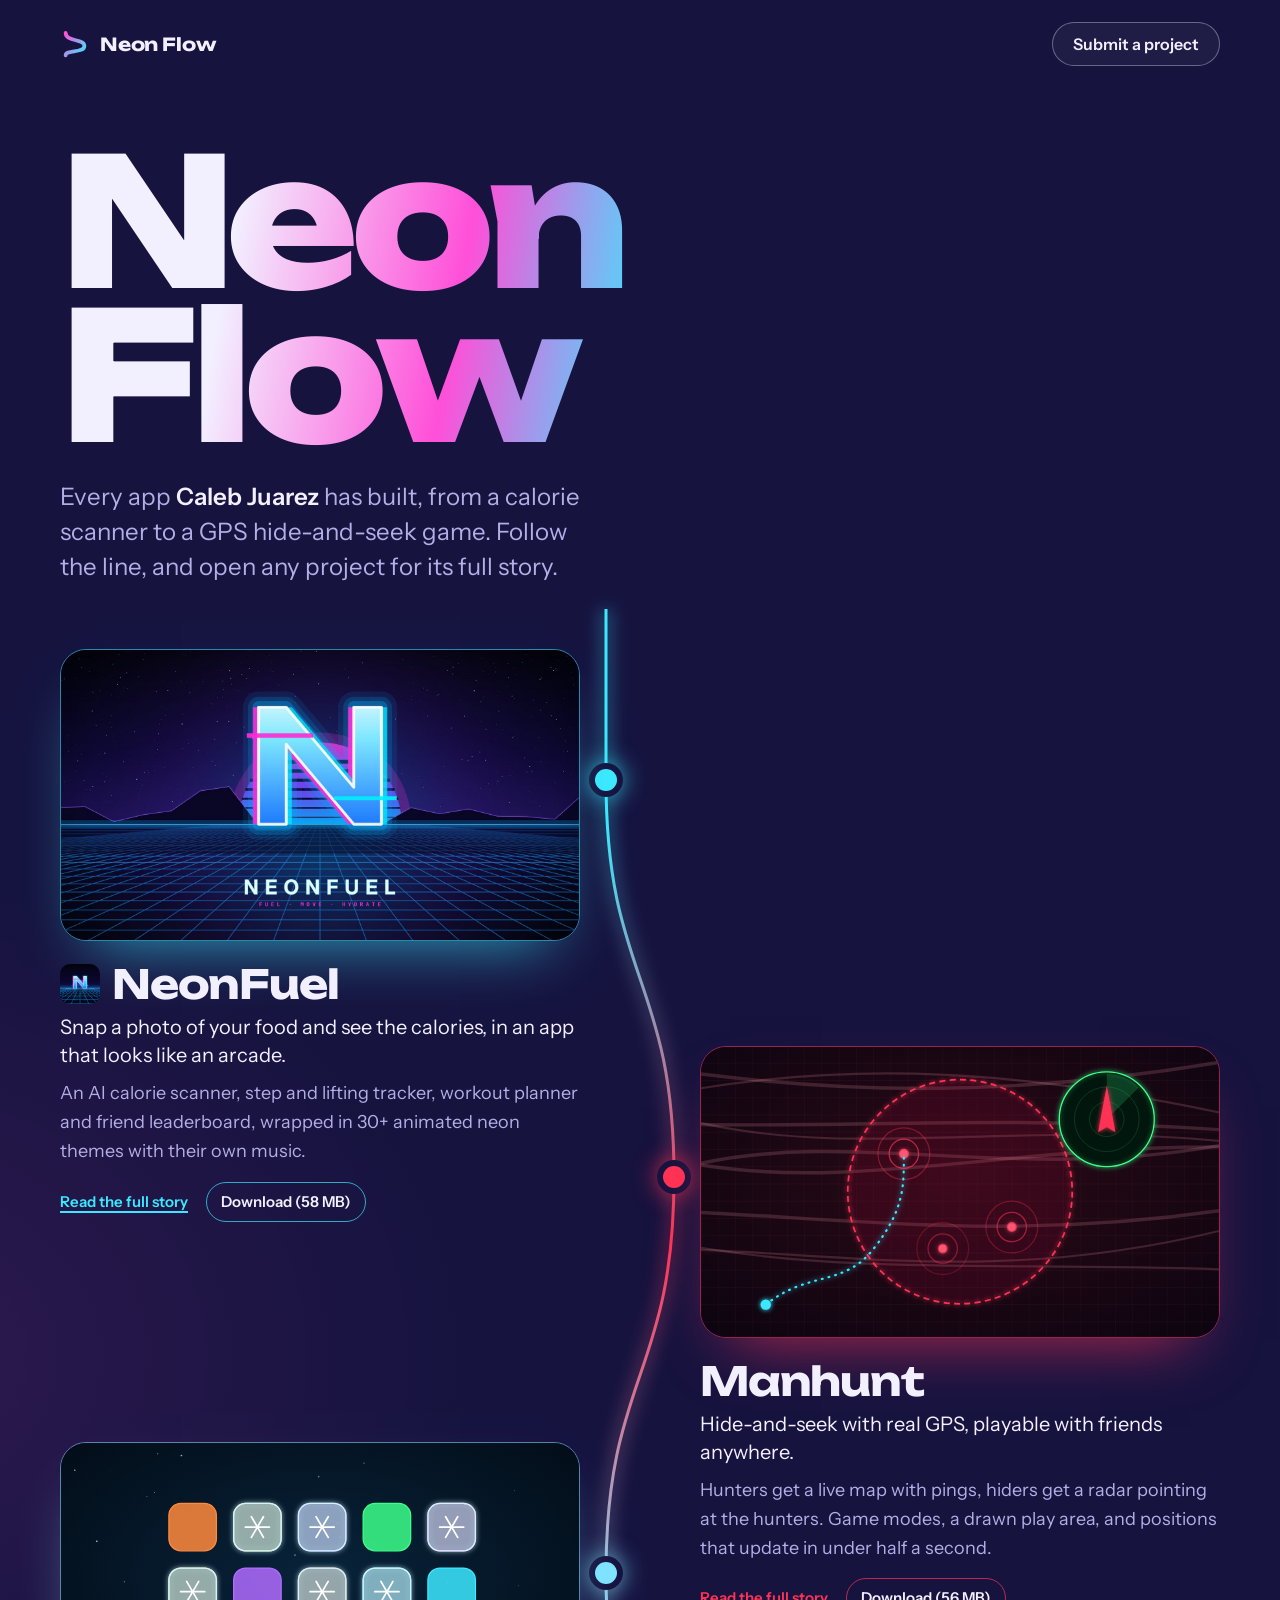
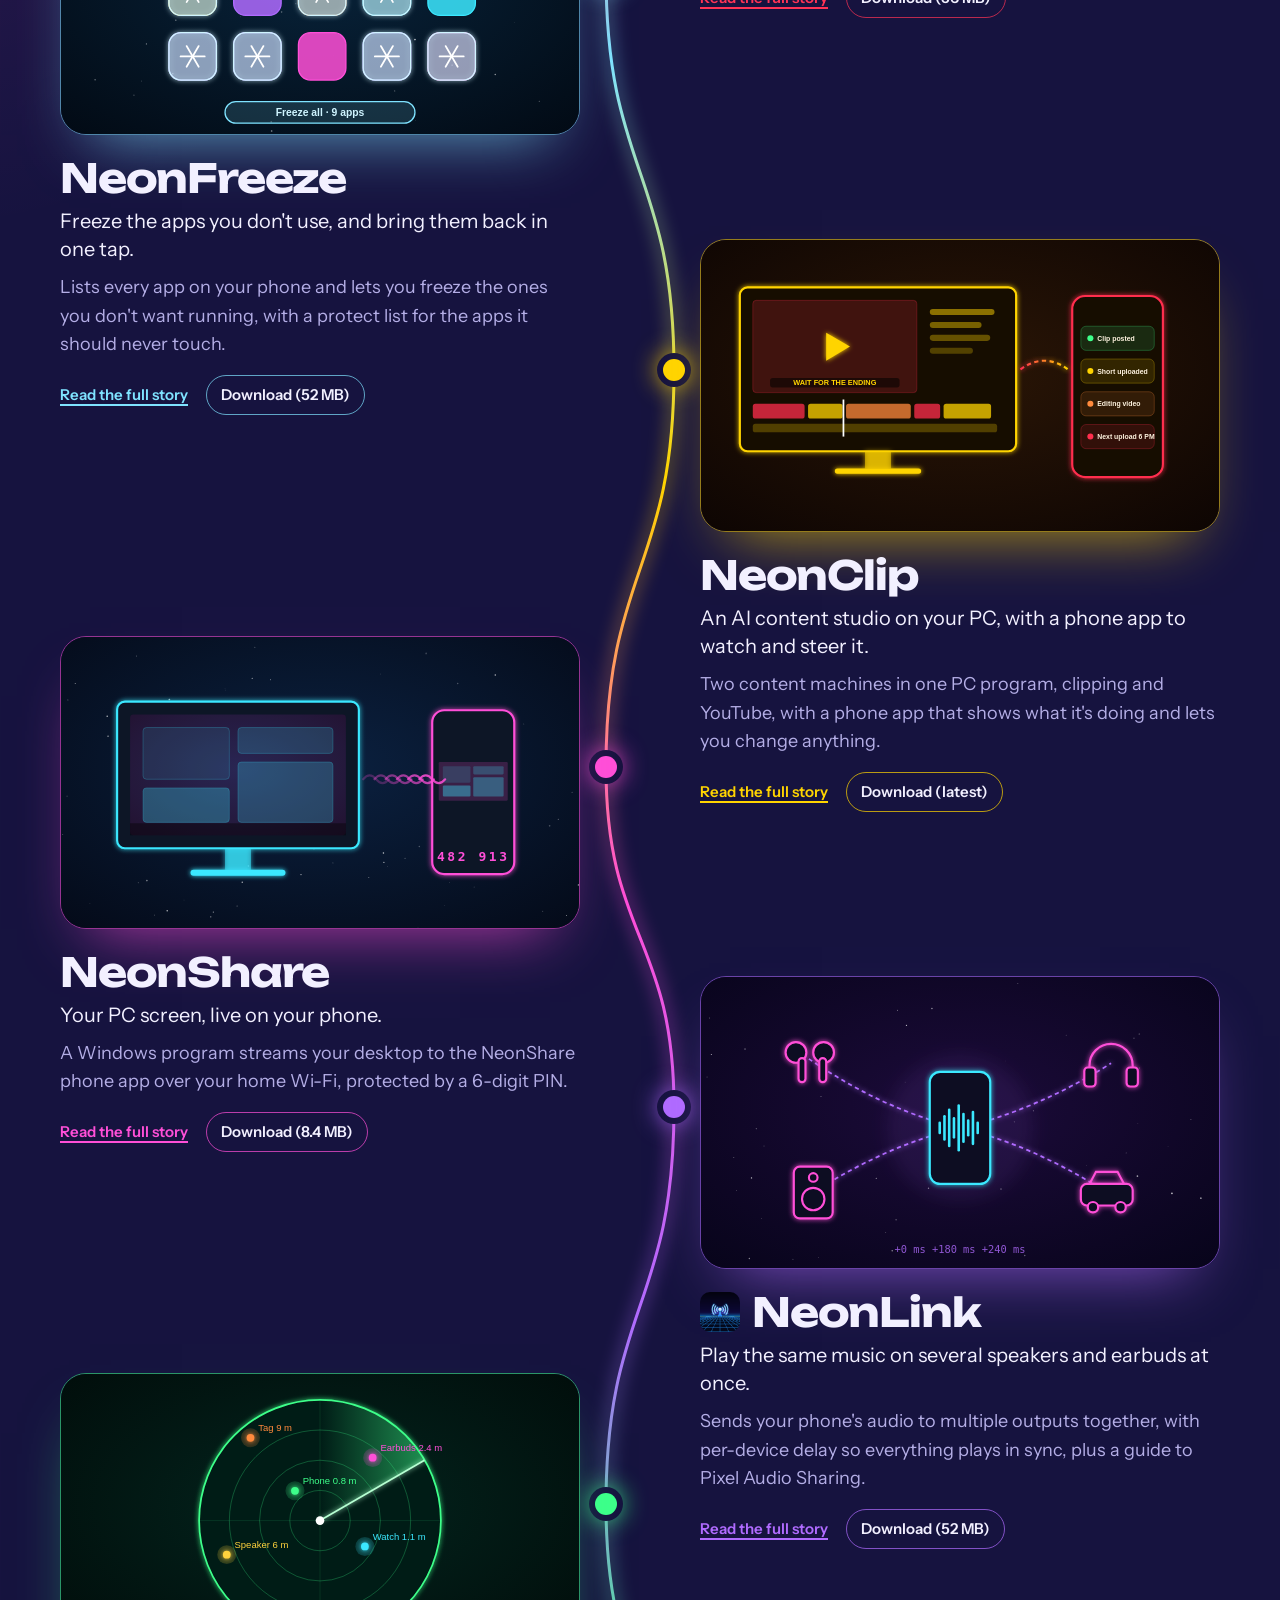
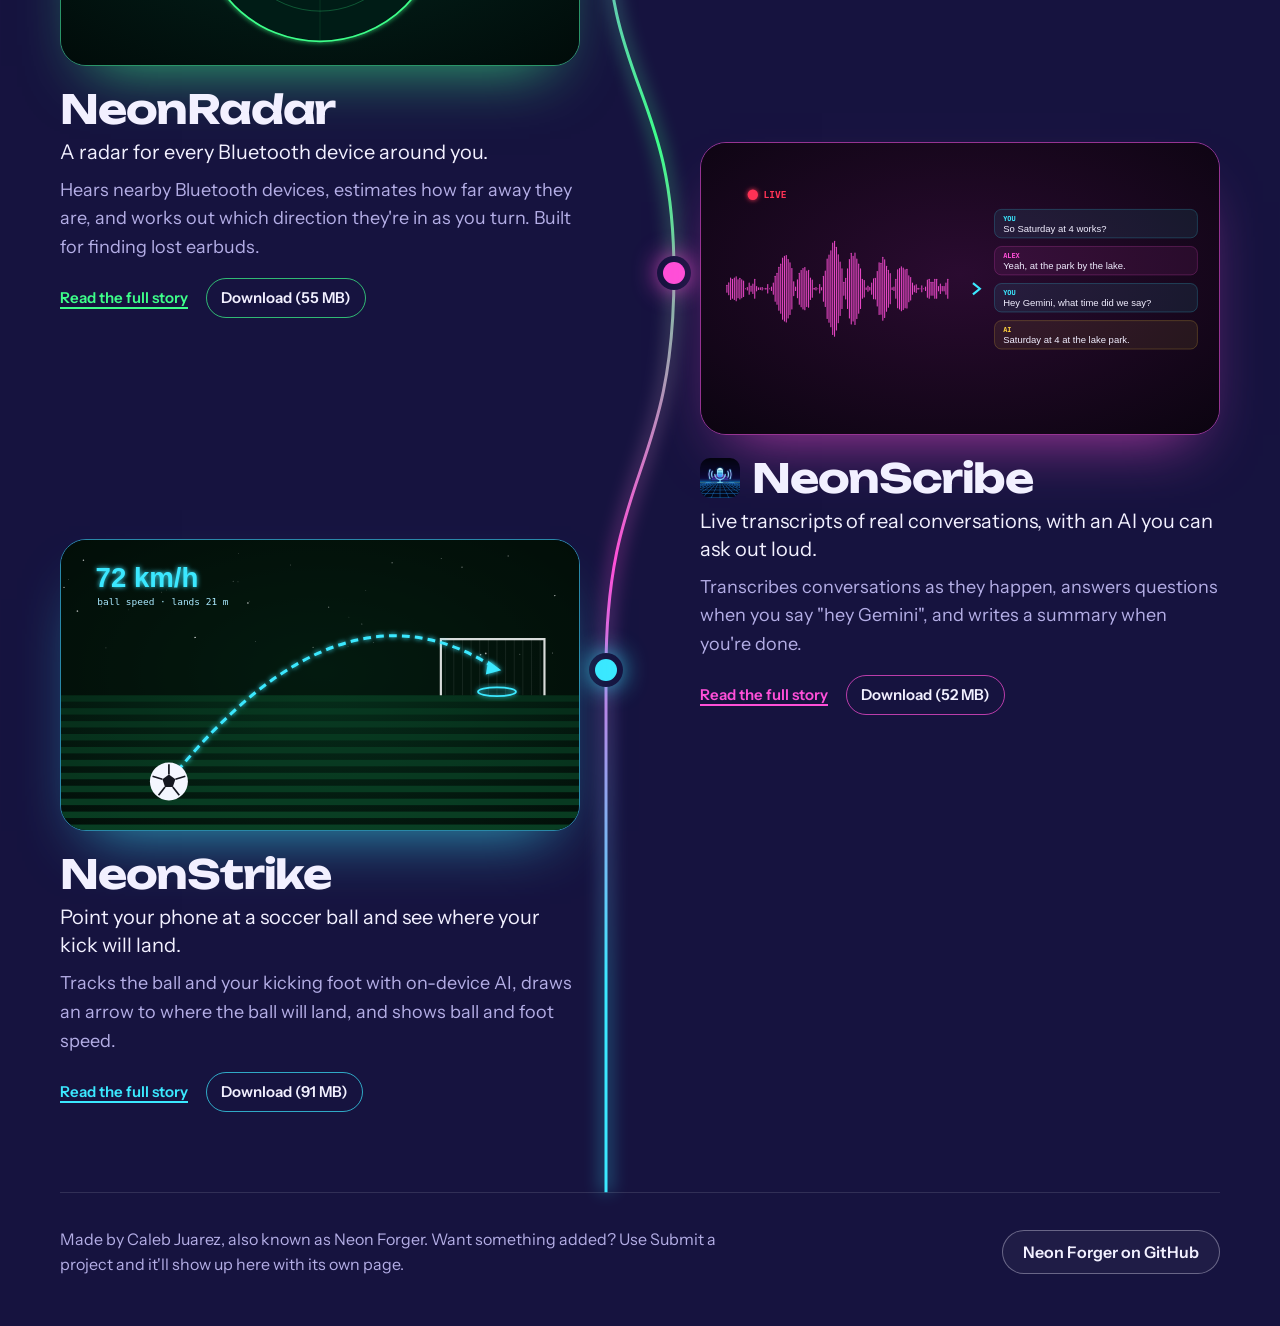
<file: index.html>
<!doctype html>
<html lang="en">
<head>
<meta charset="utf-8">
<meta name="viewport" content="width=device-width, initial-scale=1">
<title>Neon Flow</title>
<meta name="description" content="Every app Caleb Juarez (Neon Forger) has built, each with its full story: NeonFuel, Manhunt, NeonFreeze, NeonShare, NeonLink, NeonRadar, NeonScribe and NeonStrike.">
<meta property="og:title" content="Neon Flow">
<meta property="og:description" content="Every app Caleb Juarez has built, each with its full story.">
<meta property="og:image" content="assets/neonfuel/cover.jpg">
<link rel="icon" href="assets/mark.svg" type="image/svg+xml">
<link rel="preconnect" href="https://fonts.googleapis.com">
<link rel="preconnect" href="https://fonts.gstatic.com" crossorigin>
<link href="https://fonts.googleapis.com/css2?family=Instrument+Sans:wght@400;600&family=Unbounded:wght@600;700;800&display=swap" rel="stylesheet">
<link rel="stylesheet" href="style.css">
</head>
<body>
<div class="wrap">
  <header class="top">
    <a class="mark" href="./"><svg viewBox="0 0 32 32" aria-hidden="true"><defs><linearGradient id="mk" x1="0" y1="0" x2="1" y2="1"><stop offset="0" stop-color="#ff4fd8"/><stop offset="1" stop-color="#3be8ff"/></linearGradient></defs><path d="M6 4 C 6 14, 26 10, 26 18 S 6 22, 6 28" fill="none" stroke="url(#mk)" stroke-width="4" stroke-linecap="round"/></svg>Neon Flow</a>
    <a class="btn" href="https://github.com/Neon-Forger/Neon-Flow/issues/new?template=project.yml">Submit a project</a>
  </header>

  <section class="hero">
    <h1>Neon<br>Flow</h1>
    <p>Every app <strong>Caleb Juarez</strong> has built, from a calorie scanner to a GPS hide-and-seek game. Follow the line, and open any project for its full story.</p>
  </section>

  <main class="flow" id="flow" aria-label="Projects"></main>

  <footer class="foot">
    <p>Made by Caleb Juarez, also known as Neon Forger. Want something added? Use Submit a project and it'll show up here with its own page.</p>
    <a class="btn" href="https://github.com/Neon-Forger">Neon Forger on GitHub</a>
  </footer>
</div>
<script src="projects.js"></script>
<script src="site.js"></script>
</body>
</html>
</file>
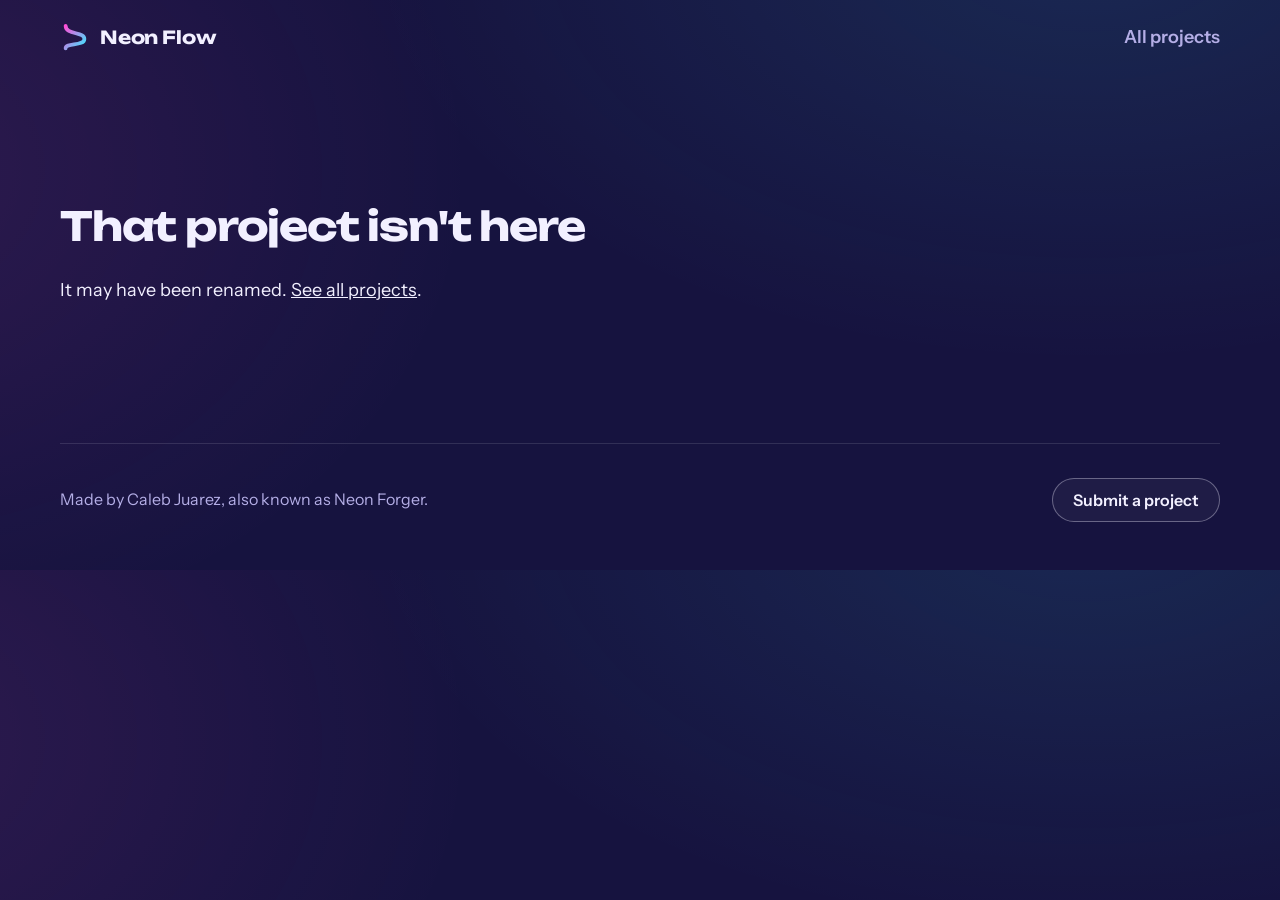
<file: project.html>
<!doctype html>
<html lang="en">
<head>
<meta charset="utf-8">
<meta name="viewport" content="width=device-width, initial-scale=1">
<title>Project · Neon Flow</title>
<link rel="icon" href="assets/mark.svg" type="image/svg+xml">
<link rel="preconnect" href="https://fonts.googleapis.com">
<link rel="preconnect" href="https://fonts.gstatic.com" crossorigin>
<link href="https://fonts.googleapis.com/css2?family=Instrument+Sans:wght@400;600&family=Unbounded:wght@600;700;800&display=swap" rel="stylesheet">
<link rel="stylesheet" href="style.css">
</head>
<body>
<div class="wrap">
  <header class="top">
    <a class="mark" href="./"><svg viewBox="0 0 32 32" aria-hidden="true"><defs><linearGradient id="mk" x1="0" y1="0" x2="1" y2="1"><stop offset="0" stop-color="#ff4fd8"/><stop offset="1" stop-color="#3be8ff"/></linearGradient></defs><path d="M6 4 C 6 14, 26 10, 26 18 S 6 22, 6 28" fill="none" stroke="url(#mk)" stroke-width="4" stroke-linecap="round"/></svg>Neon Flow</a>
    <a class="back" href="./">All projects</a>
  </header>
  <main id="project"></main>
  <footer class="foot">
    <p>Made by Caleb Juarez, also known as Neon Forger.</p>
    <a class="btn" href="https://github.com/Neon-Forger/Neon-Flow/issues/new?template=project.yml">Submit a project</a>
  </footer>
</div>
<script src="projects.js"></script>
<script src="site.js"></script>
</body>
</html>
</file>
<file: style.css>
:root {
  --night: #16133f;
  --night-2: #1f1a55;
  --night-3: #2a2470;
  --ink: #f2f0ff;
  --soft: #b4aee6;
  --flow-a: #ff4fd8;
  --flow-b: #3be8ff;
  --radius-lg: 26px;
  --radius-sm: 12px;
  --display: "Unbounded", "Arial Black", sans-serif;
  --body: "Instrument Sans", "Segoe UI", Roboto, sans-serif;
}

* { box-sizing: border-box; }
html { scroll-behavior: smooth; }
@media (prefers-reduced-motion: reduce) { html { scroll-behavior: auto; } }

body {
  margin: 0;
  background:
    radial-gradient(1200px 700px at 85% -10%, rgba(59, 232, 255, 0.10), transparent 60%),
    radial-gradient(1000px 800px at -10% 30%, rgba(255, 79, 216, 0.10), transparent 60%),
    var(--night);
  color: var(--ink);
  font-family: var(--body);
  font-size: 18px;
  line-height: 1.6;
  -webkit-font-smoothing: antialiased;
  overflow-x: hidden;
}

a { color: inherit; }
img { display: block; max-width: 100%; }
:focus-visible { outline: 3px solid var(--flow-b); outline-offset: 3px; border-radius: 6px; }

.wrap { width: min(1160px, 100% - 32px); margin-inline: auto; }

/* ---------- header ---------- */
.top { display: flex; align-items: center; justify-content: space-between; gap: 16px; padding: 22px 0; }
.mark { font-family: var(--display); font-weight: 700; font-size: 18px; text-decoration: none; letter-spacing: -0.01em; display: flex; align-items: center; gap: 10px; }
.mark svg { width: 30px; height: 30px; }
.btn {
  display: inline-flex; align-items: center; gap: 10px;
  font: 600 16px/1 var(--body); text-decoration: none; color: var(--ink);
  padding: 13px 20px; border-radius: 999px;
  border: 1.5px solid rgba(242, 240, 255, 0.35);
  background: rgba(255, 255, 255, 0.04);
  transition: border-color .15s, background .15s;
}
.btn:hover { border-color: var(--ink); background: rgba(255, 255, 255, 0.08); }
.btn.solid { background: linear-gradient(90deg, var(--flow-a), var(--flow-b)); color: #12103a; border: 0; }
.btn.solid:hover { filter: brightness(1.08); }

/* ---------- hero ---------- */
.hero { position: relative; padding: 56px 0 24px; }
.hero h1 {
  display: inline-block; padding-right: .06em;
  font-family: var(--display); font-weight: 800; margin: 0;
  font-size: clamp(64px, 14vw, 188px); line-height: 0.86; letter-spacing: -0.045em;
  background: linear-gradient(100deg, var(--ink) 0 30%, var(--flow-a) 68%, var(--flow-b));
  -webkit-background-clip: text; background-clip: text; color: transparent;
}
.hero p { max-width: 34ch; font-size: clamp(19px, 2.2vw, 24px); line-height: 1.45; color: var(--soft); margin: 28px 0 0; }
.hero p strong { color: var(--ink); font-weight: 600; }

/* ---------- the flow ---------- */
.flow { position: relative; padding: 40px 0 80px; }
.flow-line { position: absolute; inset: 0; width: 100%; height: 100%; pointer-events: none; overflow: visible; }
.flow-line .glow { stroke-width: 14; opacity: 0.25; filter: blur(8px); }
.flow-line .core { stroke-width: 3; }
.flow-line .pulse { stroke-width: 5; stroke-linecap: round; }

.station { position: relative; display: grid; grid-template-columns: 1fr 1fr; gap: 0 120px; margin: 0 0 64px; }
.station:last-of-type { margin-bottom: 0; }
@media (min-width: 901px) { .station + .station { margin-top: -240px; } }
.station .card { grid-column: 1; }
.station:nth-of-type(even) .card { grid-column: 2; }
.node {
  position: absolute; top: 120px; left: 50%; width: 22px; height: 22px; margin-left: -11px; border-radius: 50%;
  background: var(--accent); box-shadow: 0 0 0 6px var(--night), 0 0 26px 4px var(--accent);
}

.card { position: relative; display: block; }
.card-link { text-decoration: none; display: block; }
.card .cover {
  aspect-ratio: 16 / 9; width: 100%; object-fit: cover; border-radius: var(--radius-lg);
  border: 1.5px solid color-mix(in srgb, var(--accent) 55%, transparent);
  box-shadow: 0 30px 60px -30px color-mix(in srgb, var(--accent) 70%, transparent);
  transition: transform .2s ease;
}
.card:hover .cover { transform: translateY(-4px); }
.card h2 { font-family: var(--display); font-weight: 700; font-size: clamp(28px, 3.4vw, 40px); letter-spacing: -0.03em; line-height: 1.05; margin: 22px 0 8px; display: flex; align-items: center; gap: 12px; }
.card h2 img { width: 40px; height: 40px; border-radius: 10px; }
.card .tag { font-size: 20px; line-height: 1.4; margin: 0 0 10px; }
.card .sum { color: var(--soft); margin: 0 0 16px; max-width: 52ch; }
.card .row { display: flex; flex-wrap: wrap; align-items: center; gap: 10px 18px; font-size: 15px; }
.status { display: inline-flex; align-items: center; gap: 8px; color: var(--soft); }
.status::before { content: ""; width: 9px; height: 9px; border-radius: 50%; background: var(--soft); }
.status.public { color: var(--ink); }
.status.public::before { background: #3dff8a; box-shadow: 0 0 10px #3dff8a; }
.dl { color: var(--ink); font-weight: 600; text-decoration: none; padding: 7px 14px; border-radius: 999px; border: 1.5px solid color-mix(in srgb, var(--accent) 70%, transparent); }
.dl:hover { background: color-mix(in srgb, var(--accent) 18%, transparent); }
.dls { display: flex; flex-wrap: wrap; gap: 12px; }
.dls .btn { white-space: nowrap; }
.dls small { font-weight: 400; opacity: .75; }
.hint { color: var(--soft); font-size: 15px; line-height: 1.45; margin: 14px 0 0; max-width: 46ch; }
.more { color: var(--accent); font-weight: 600; text-decoration: underline; text-underline-offset: 4px; text-decoration-thickness: 1.5px; }

/* ---------- footer ---------- */
.foot { border-top: 1px solid rgba(242, 240, 255, 0.12); padding: 34px 0 48px; color: var(--soft); font-size: 16px; display: flex; flex-wrap: wrap; gap: 14px 30px; justify-content: space-between; align-items: center; }
.foot p { margin: 0; max-width: 60ch; }

/* ---------- project page ---------- */
.back { color: var(--soft); text-decoration: none; font-weight: 600; }
.back:hover { color: var(--ink); }
.p-hero { display: grid; grid-template-columns: 1fr 1.15fr; gap: 48px; align-items: center; padding: 30px 0 40px; }
.p-hero h1 { font-family: var(--display); font-weight: 800; font-size: clamp(46px, 7vw, 92px); letter-spacing: -0.045em; line-height: 0.95; margin: 0 0 18px; display: flex; align-items: center; gap: 16px; flex-wrap: wrap; }
.p-hero h1 img { width: 64px; height: 64px; border-radius: 16px; }
.p-hero .tag { font-size: clamp(20px, 2.4vw, 26px); line-height: 1.4; margin: 0 0 26px; max-width: 30ch; }
.p-hero .cover { width: 100%; aspect-ratio: 16 / 9; object-fit: cover; border-radius: var(--radius-lg); border: 1.5px solid color-mix(in srgb, var(--accent) 55%, transparent); box-shadow: 0 40px 80px -40px var(--accent); }

.facts { display: grid; grid-template-columns: repeat(4, 1fr); gap: 0; margin: 0 0 56px; border-top: 1.5px solid var(--accent); }
.facts div { padding: 18px 20px 0 0; }
.facts dt { color: var(--soft); font-size: 14px; margin-bottom: 4px; }
.facts dd { margin: 0; font-size: 17px; line-height: 1.4; }

.body { display: grid; grid-template-columns: minmax(0, 66ch) minmax(0, 1fr); gap: 64px; align-items: start; }
.story h2, .side h2, .gallery-h, .history h2 { font-family: var(--display); font-weight: 700; letter-spacing: -0.02em; font-size: 26px; line-height: 1.2; margin: 0 0 14px; }
.story section { margin-bottom: 40px; }
.story p { margin: 0 0 16px; }
.side { position: sticky; top: 24px; }
.side .group { margin-bottom: 30px; }
.side h3 { font-size: 17px; margin: 0 0 10px; color: var(--accent); }
.side ul { list-style: none; padding: 0; margin: 0; }
.side li { padding: 9px 0 9px 22px; border-bottom: 1px solid rgba(242, 240, 255, 0.10); position: relative; font-size: 16px; line-height: 1.45; }
.side li::before { content: ""; position: absolute; left: 2px; top: 17px; width: 8px; height: 8px; border-radius: 50%; background: var(--accent); }

.gallery { margin: 36px 0 60px; }
.shots { display: flex; flex-wrap: wrap; gap: 28px; align-items: flex-start; }
.shots figure { margin: 0; flex: 1 1 100%; }
.shots figure.phone { flex: 0 1 280px; }
.shots img { width: 100%; border-radius: 18px; border: 1px solid rgba(242, 240, 255, 0.15); }
.shots figure.phone img { border-radius: 30px; border: 8px solid #0d0b2a; box-shadow: 0 0 0 1.5px color-mix(in srgb, var(--accent) 50%, transparent); }
.shots figcaption { color: var(--soft); font-size: 15px; margin-top: 10px; line-height: 1.45; max-width: 60ch; }

.history { margin: 0 0 60px; }
.history ol { list-style: none; padding: 0 0 0 26px; margin: 0; border-left: 3px solid; border-image: linear-gradient(var(--accent), transparent) 1; }
.history li { position: relative; padding: 0 0 14px; }
.history li::before { content: ""; position: absolute; left: -34px; top: 9px; width: 13px; height: 13px; border-radius: 50%; background: var(--night); border: 3px solid var(--accent); }
.history b { font-family: var(--display); font-weight: 600; font-size: 15px; margin-right: 10px; }

.pager { display: grid; grid-template-columns: 1fr 1fr; gap: 20px; margin: 0 0 40px; }
.pager a { text-decoration: none; padding: 20px 22px; border-radius: var(--radius-sm); border: 1.5px solid rgba(242, 240, 255, 0.18); }
.pager a:hover { border-color: var(--ink); }
.pager small { display: block; color: var(--soft); font-size: 14px; }
.pager span { font-family: var(--display); font-weight: 700; font-size: 22px; }
.pager .next { text-align: right; grid-column: 2; }

.missing { padding: 120px 0; }
.missing .p-title { font-family: var(--display); font-size: 40px; letter-spacing: -0.03em; margin: 0 0 12px; }
.cap { color: var(--soft); font-size: 15px; line-height: 1.45; margin-top: 12px; }

/* ---------- small screens ---------- */
@media (max-width: 900px) {
  .station { grid-template-columns: 1fr; padding-left: 40px; margin-bottom: 56px; }
  .station .card, .station:nth-of-type(even) .card { grid-column: 1; }
  .node { left: 9px; top: 70px; }
  .p-hero { grid-template-columns: 1fr; gap: 28px; }
  .p-hero .cover { order: -1; }
  .facts { grid-template-columns: 1fr 1fr; }
  .body { grid-template-columns: 1fr; gap: 20px; }
  .side { position: static; }
}
@media (max-width: 520px) {
  body { font-size: 17px; }
  .facts { grid-template-columns: 1fr; }
  .pager { grid-template-columns: 1fr; }
  .pager .next { grid-column: 1; }
  .top .btn { padding: 11px 14px; font-size: 15px; }
}
</file>
